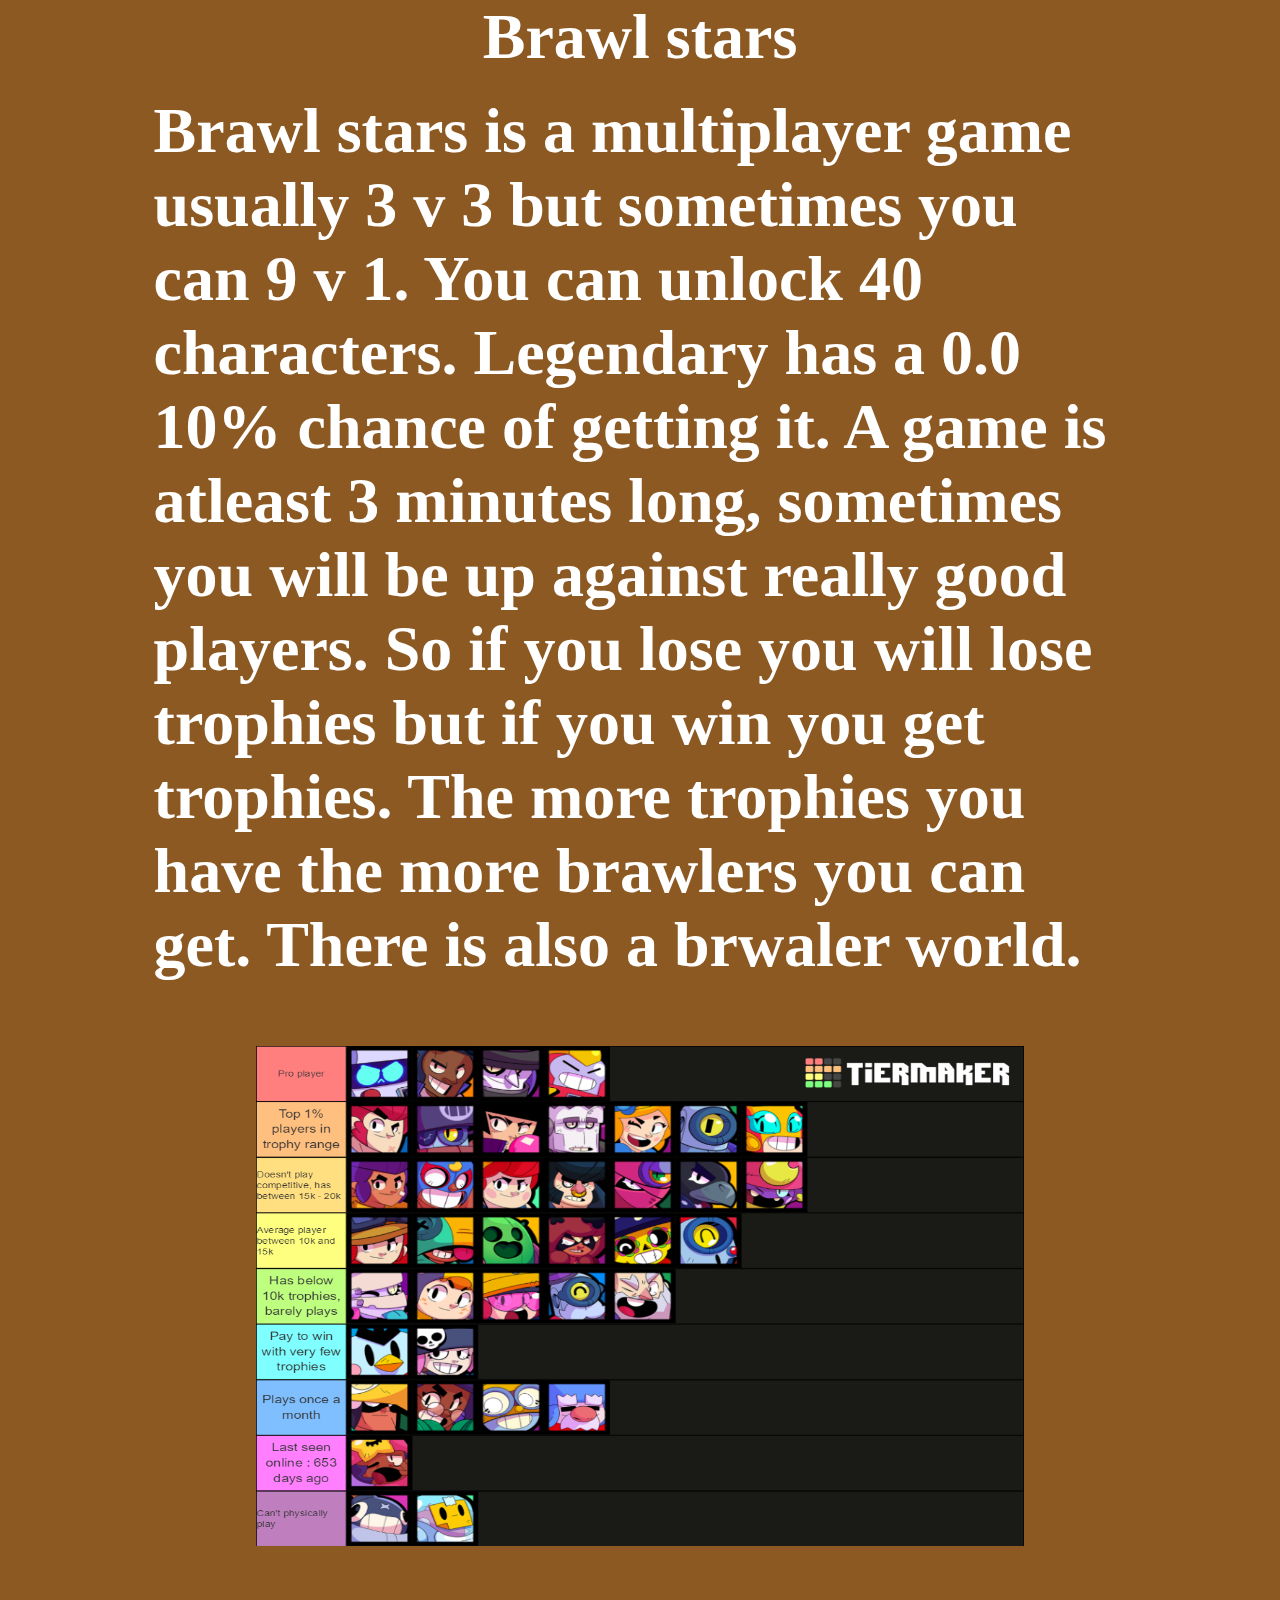
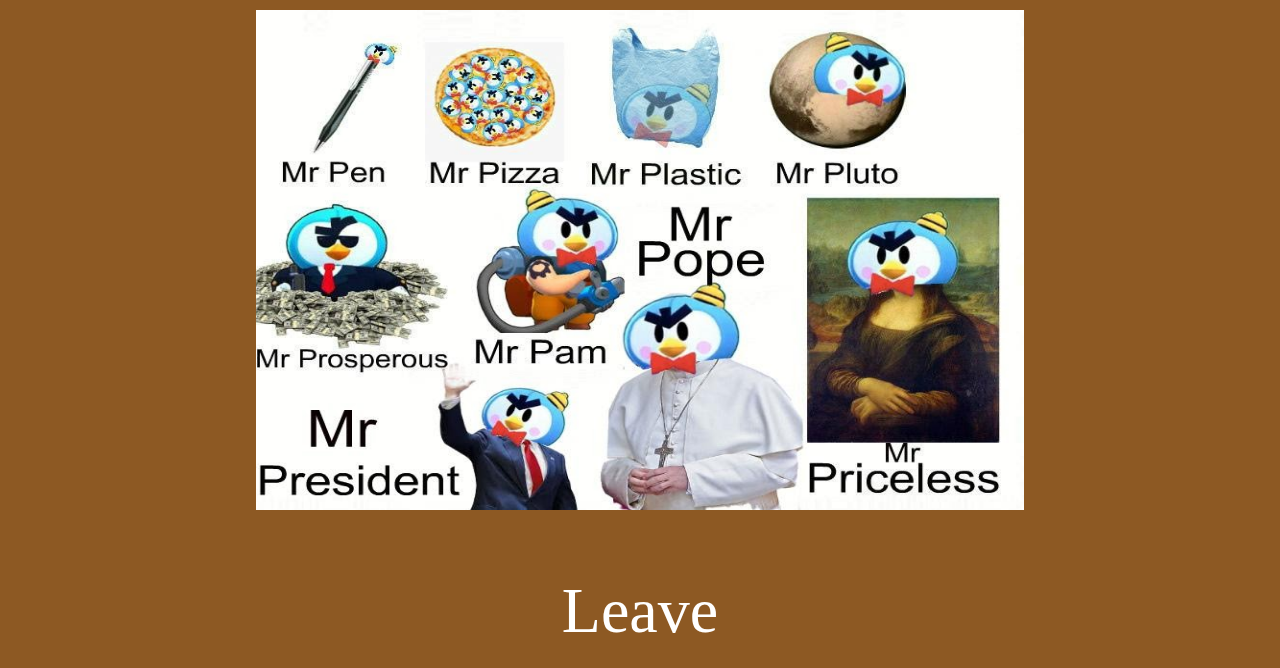
<file: Bs.html>
<!DOCTYPE html>
<html>
<head>
	<meta charset="utf-8">
	<title>Brawl Stars</title>
	<link rel="stylesheet" type="text/css" href="stylesheet.css">
	<h1 class="page-title">Brawl stars</h1>
	<h1 class="des">Brawl stars is a multiplayer game usually 3 v 3 but sometimes you can 9 v 1. You can unlock 40 characters. Legendary has a 0.0 10% chance of getting it. A game is atleast 3 minutes long, sometimes you will be up against really good players. So if you lose you will lose trophies but if you win you get trophies. The more trophies you have the more brawlers you can get. There is also a brwaler world.</h1>
</head>
<body style="background-color:#8D5923;">

<div class="page-image">
<img class="pic" src="y99tywrpmlh51.png"width="500"Height="300">
</div>

<div class="page-image">
<img class="pic"src="image2.jpeg"width="500"Height="300">
</div>

<div class="page-image">
<a href="index.html"class="page-title">Leave</a>
</div>

</body>
</html>
</file>
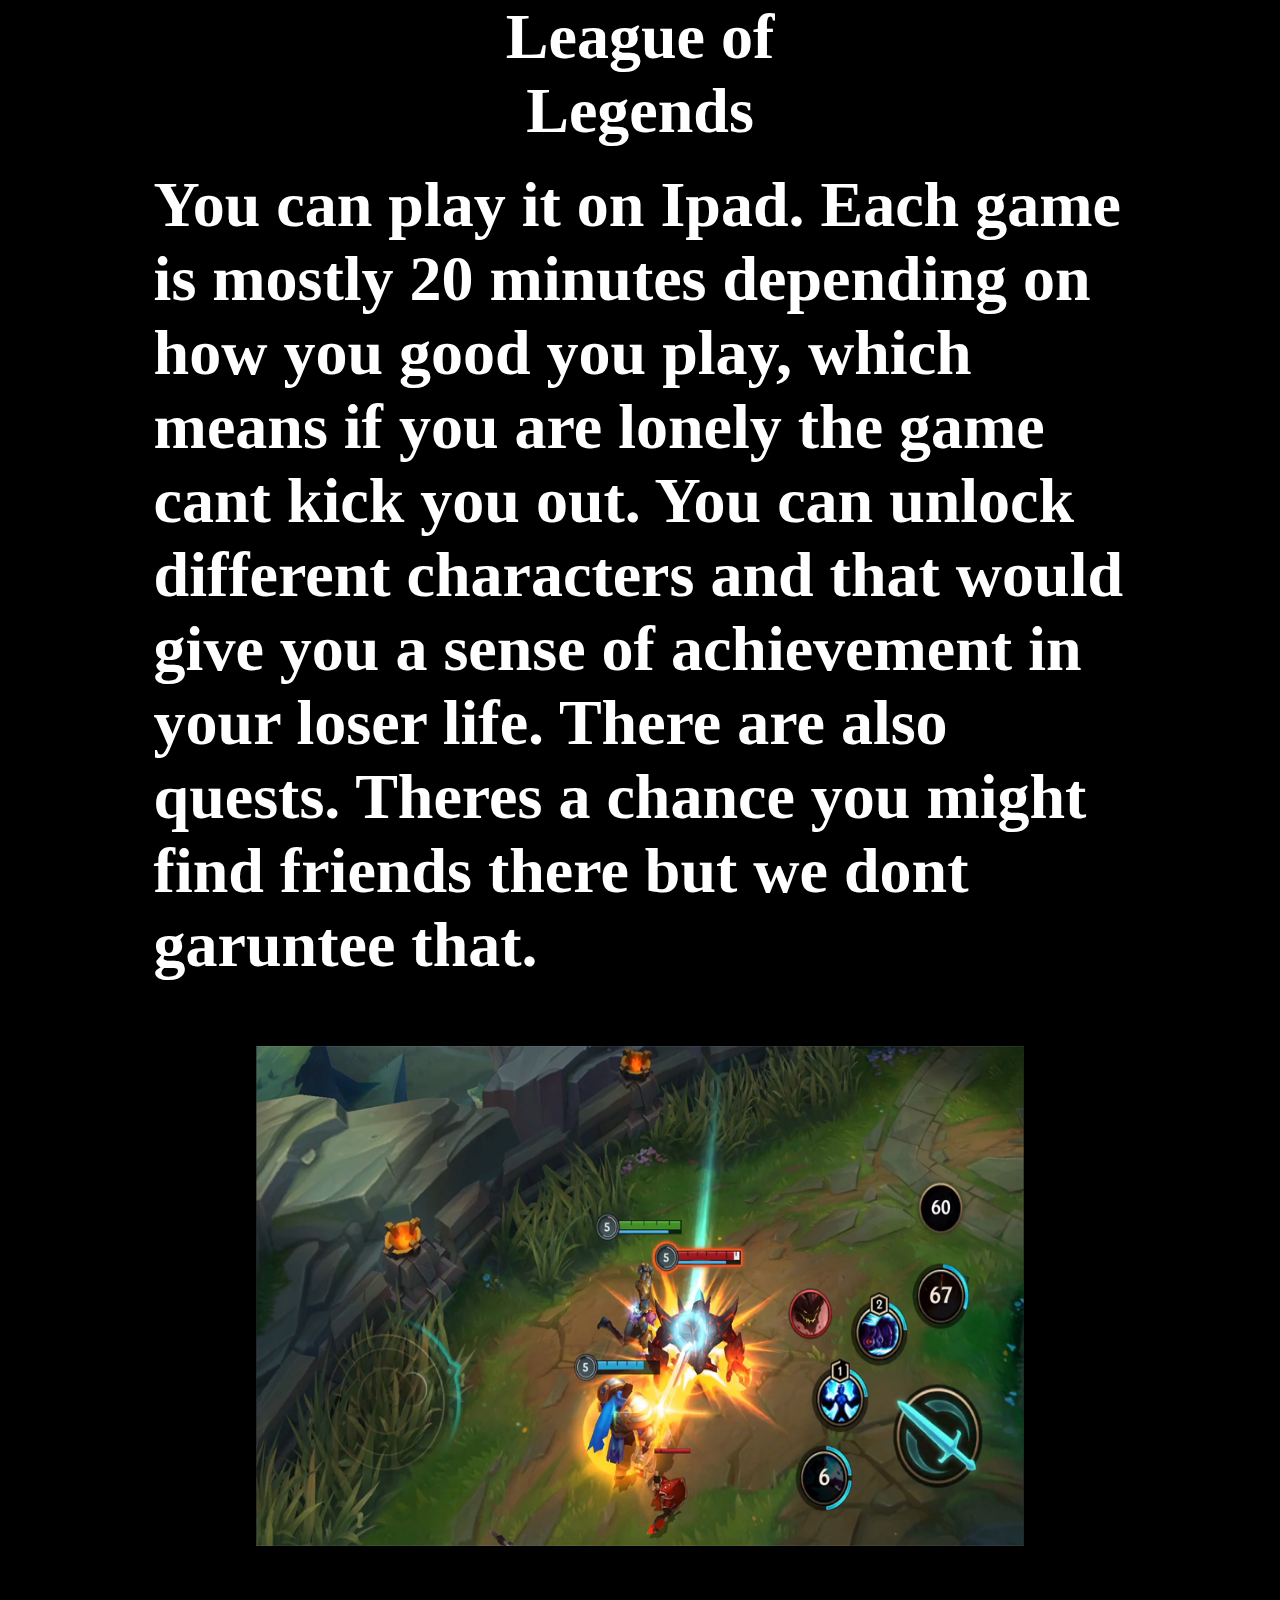
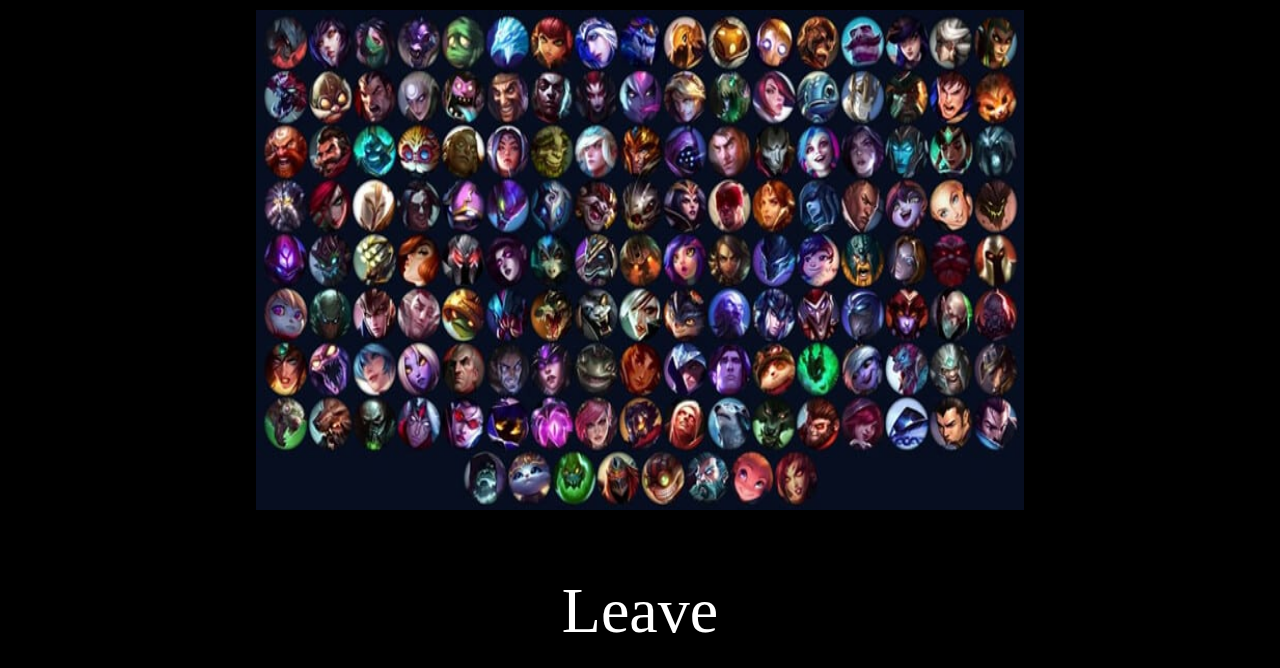
<file: League of Legends.html>
<!DOCTYPE html>
<html>
<head>
	<meta charset="utf-8">
	<title>League of Legends</title>
	<link rel="stylesheet" type="text/css" href="stylesheet.css">
	
</head>
<body>
		<h1 class="page-title">League of<br>
		 Legends</h1>
	<h1 class="des">You can play it on Ipad. Each game is mostly 20 minutes depending on how you good you play, which means if you are lonely the game cant kick you out. You can unlock different characters and that would give you a sense of achievement in your loser life. There are also quests. Theres a chance you might find friends there but we dont garuntee that.</h1>

<div class="page-image">
<img class="pic" src="_109273299_lol3-gameplay.jpeg"width="500"Height="300">
</div>

<div class="page-image">
<img class="pic"src="all-league-of-legends-champions.jpeg"width="500"Height="300">
</div>

<div class="page-image">
<a href="index.html"class="page-title">Leave</a>
</div>
	
</body>
</html>
</file>
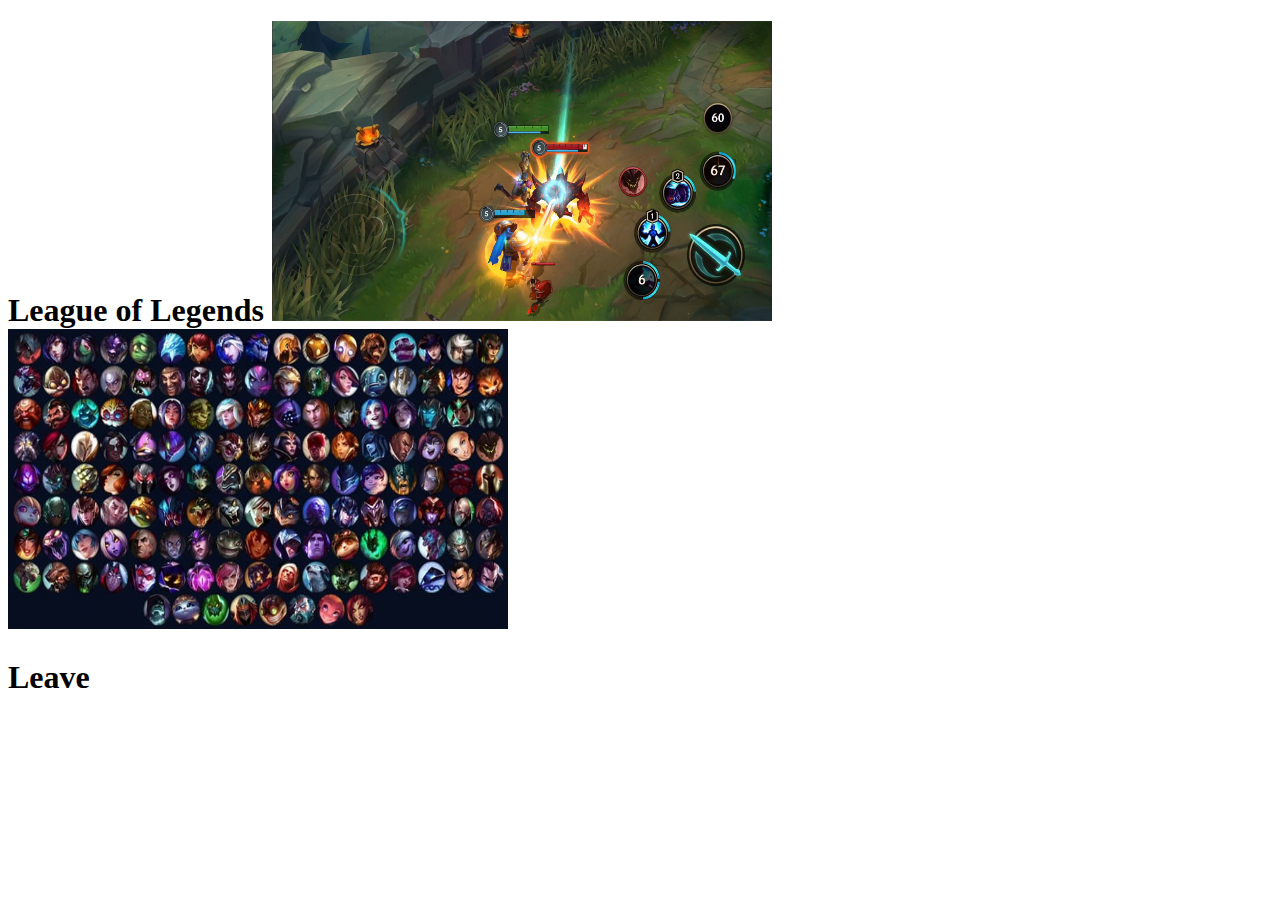
<file: lol.html>
<!DOCTYPE html>
<html>
<head>
	<meta charset="utf-8">
	<title>League of Legends</title>
</head>
<body>
	<h1>
	League of Legends
<img src="_109273299_lol3-gameplay.jpeg"width="500"Height="300">
<img src="all-league-of-legends-champions.jpeg"width="500"Height="300">
<h1>
	Leave
</body>
</html>
</file>
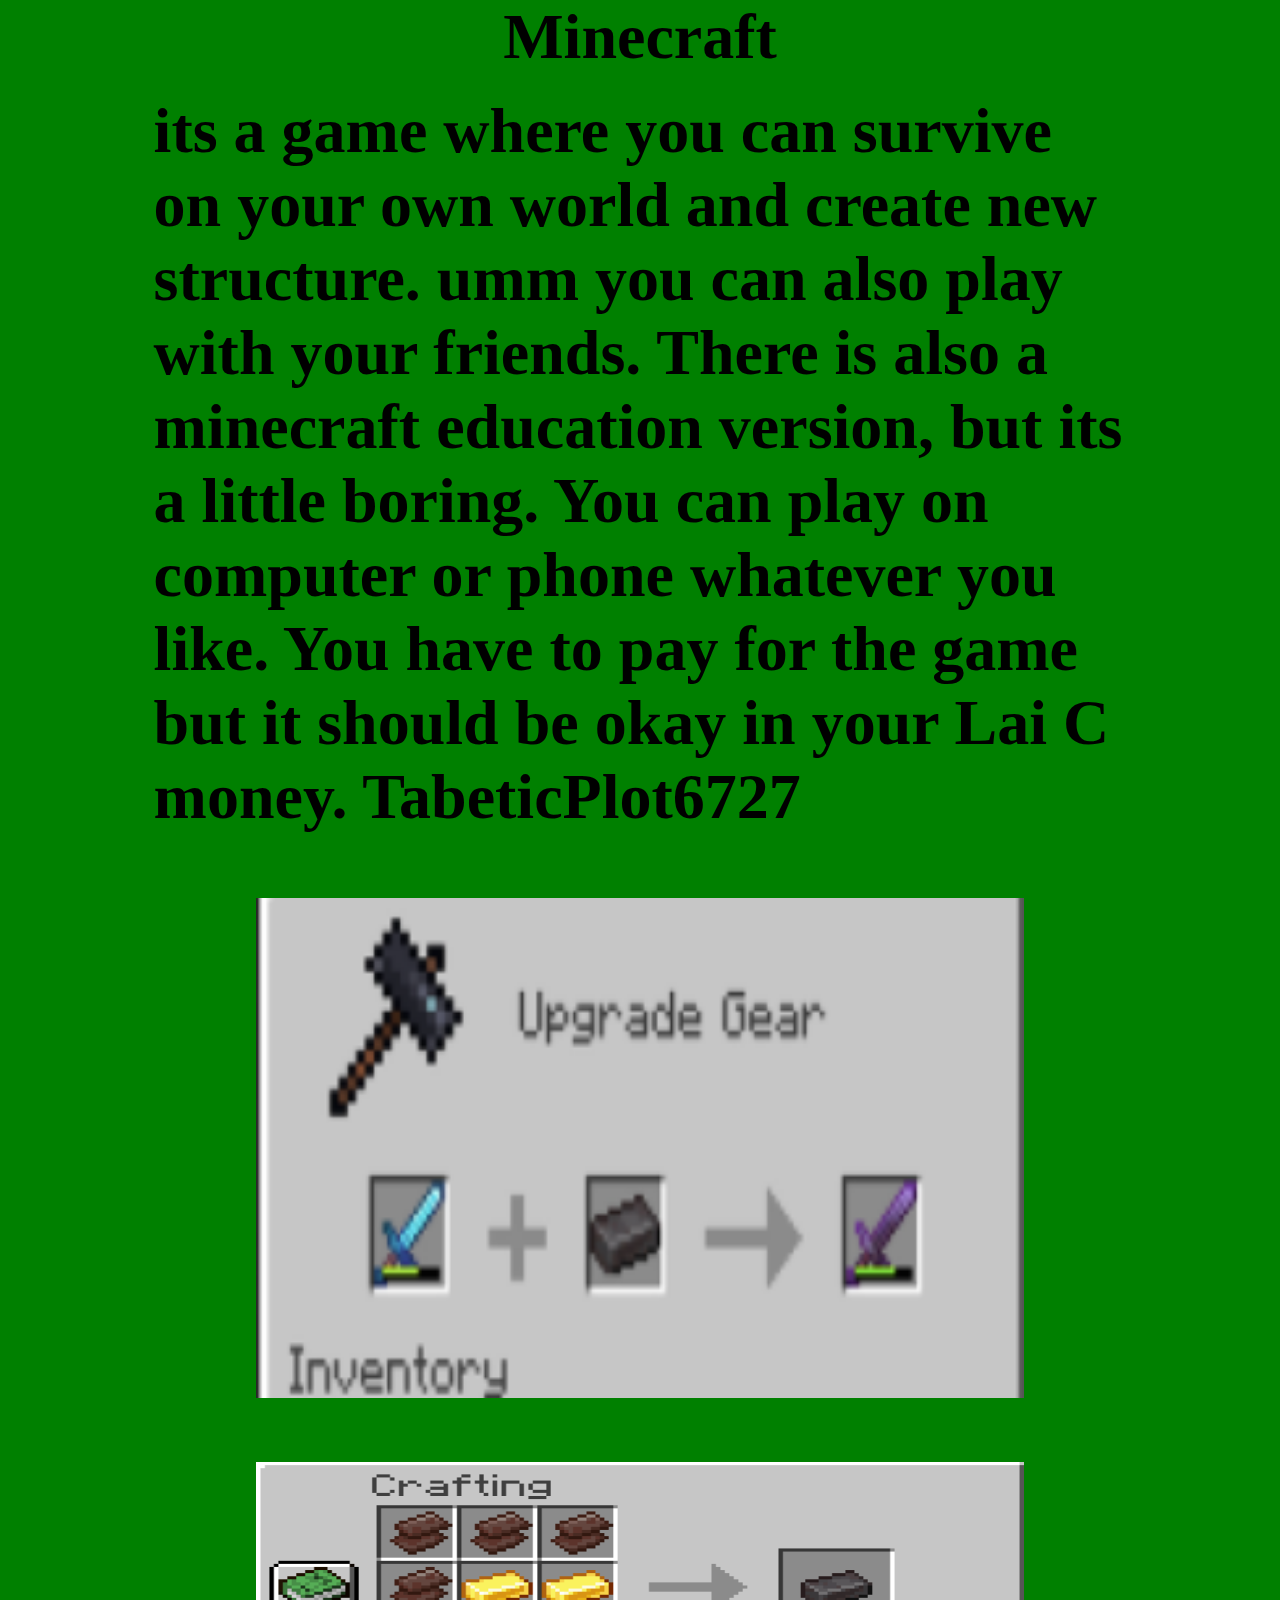
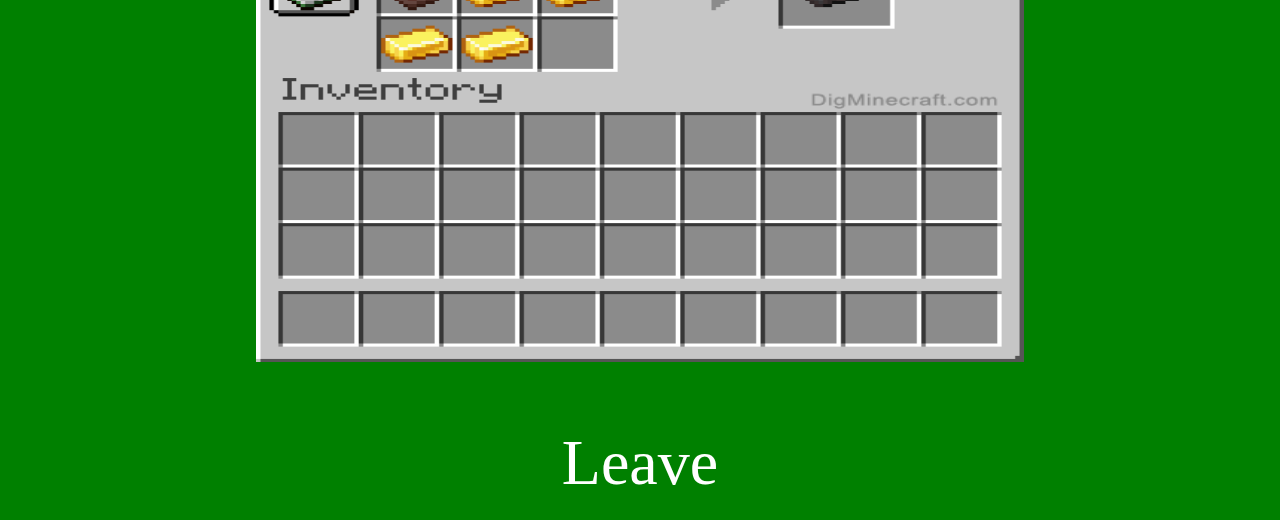
<file: Mc.html>
<!DOCTYPE html>
<html>
<head>
	<meta charset="utf-8">
	<title>Minecraft</title>
	<link rel="stylesheet" type="text/css" href="stylesheet.css">
</head>
<body style="background-color: green;">
<h1 class="page-title"style= "color: black;">Minecraft</h1>
	<h1 class="des"style= "color: black;">its a game where you can survive on your own world and create new structure. umm you can also play with your friends. There is also a minecraft education version, but its a little boring. You can play on computer or phone whatever you like. You have to pay for the game but it should be okay in your Lai C money. TabeticPlot6727</h1>

<div class="page-image">
<img class="pic" src="minecraft.png"width="500"Height="300">
</div>

<div class="page-image">
<img class="pic"src="Stuffw.png"width="500"Height="300">
</div>

<div class="page-image">
<a href="index.html"class="page-title">Leave</a>
</div>

</body>
</html>
</file>
<file: stylesheet.css>
body{
	background-color:black ;color: white;
	font-family: "Gill Sans",sans-serifs;
}
img{
	width:100%;
	object-fit: fill;
	z-index: -1;
}
a{
	color: white;
	text-decoration: none;
}
h1{
	
}
.title{
	letter-spacing: 5px;
	line-height: 3;
	text-align: center;
	font-size: 5vw;
	font-weight: normal;
}
*{
	margin: 0;
	padding: 0;
}

.c{
	margin-top: 20px;	
}
	

.page-title{
	text-align: center;
	font-size: 5vw;
	margin-bottom: 20px;
}




.des{
	padding-left: 12%;
	padding-right: 12%;
	margin-bottom: 5%;
	font-size: 5vw;
}


.page-image{
	display: flex;
	justify-content: center;
	 
}
.pic{
	width: 60%;
	height: 500px;
	margin-bottom: 5%;
}

@media(max-width: 576px){
	.pic{
		width: 100%;
		height: 20%;
		margin-bottom: 2%;
		object-fit: contain;
	}
	
}
.footer{
	font-size: 3vw;
}
.overlap-text{
	background-color: black;
	padding: 2%;
	text-align: center;
	display: inline;
	color: white;
	font-size: 3vw;
	border-radius: 25px;

}
.bluebox{

	left: 10%;
	position: absolute;
	top: 70%;


}
.main{
	display: flex;
	position: relative;
}
</file>
